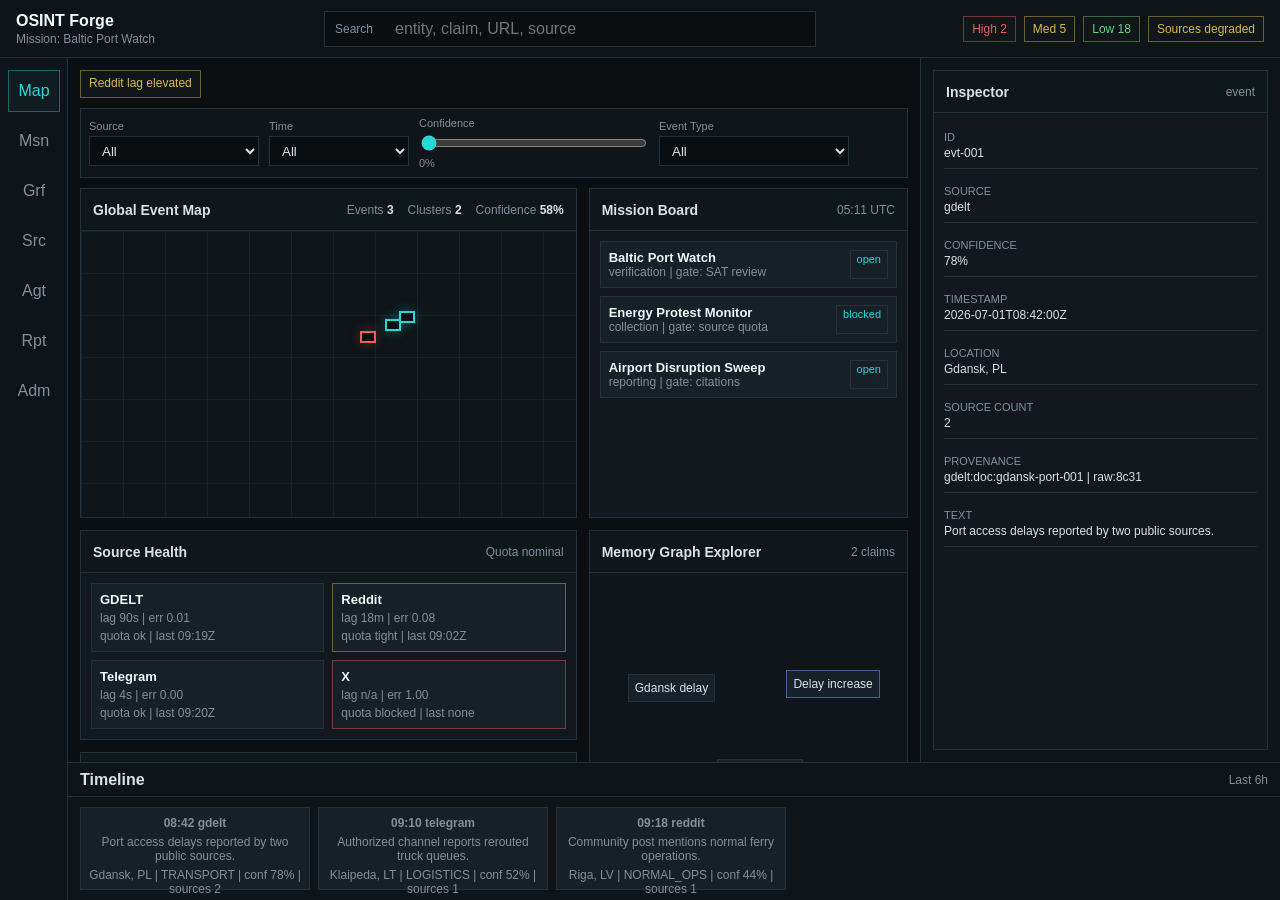
<file: osint_forge/dashboard/index.html>
<!doctype html>
<html lang="en">
  <head>
    <meta charset="utf-8" />
    <meta name="viewport" content="width=device-width, initial-scale=1" />
    <title>OSINT Forge Live Ops</title>
    <link rel="stylesheet" href="styles.css" />
  </head>
  <body>
    <div class="app-shell" data-state="loading">
      <header class="top-bar">
        <div class="brand-block">
          <strong>OSINT Forge</strong>
          <span id="missionLabel">Mission: Baltic Port Watch</span>
        </div>
        <label class="search-box">
          <span>Search</span>
          <input id="globalSearch" type="search" placeholder="entity, claim, URL, source" />
        </label>
        <div class="status-strip">
          <span class="severity high">High 2</span>
          <span class="severity medium">Med 5</span>
          <span class="severity low">Low 18</span>
          <span id="sourceStatus" class="source-status degraded">Sources degraded</span>
        </div>
      </header>

      <nav class="left-rail" aria-label="Primary">
        <button class="rail-item active" data-view="map" title="Map">Map</button>
        <button class="rail-item" data-view="missions" title="Missions">Msn</button>
        <button class="rail-item" data-view="graph" title="Graph">Grf</button>
        <button class="rail-item" data-view="sources" title="Sources">Src</button>
        <button class="rail-item" data-view="agents" title="Agents">Agt</button>
        <button class="rail-item" data-view="reports" title="Reports">Rpt</button>
        <button class="rail-item" data-view="admin" title="Admin">Adm</button>
      </nav>

      <main class="main-canvas">
        <section class="state-row">
          <div id="loadingState" class="state-pill">Loading mission feed</div>
          <div id="emptyState" class="state-pill hidden">No matching events</div>
          <div id="degradedState" class="state-pill warning">Reddit lag elevated</div>
          <div id="errorState" class="state-pill danger hidden">Adapter error</div>
        </section>
        <section class="filter-row" aria-label="Map filters">
          <label>
            Source
            <select id="sourceFilter">
              <option value="">All</option>
            </select>
          </label>
          <label>
            Time
            <select id="timeFilter">
              <option value="">All</option>
              <option value="1">1h</option>
              <option value="6">6h</option>
              <option value="24">24h</option>
            </select>
          </label>
          <label>
            Confidence
            <input id="confidenceFilter" type="range" min="0" max="100" value="0" />
            <span id="confidenceFilterValue">0%</span>
          </label>
          <label>
            Event Type
            <select id="eventTypeFilter">
              <option value="">All</option>
            </select>
          </label>
        </section>

        <section class="workspace-grid">
          <div class="panel map-panel">
            <div class="panel-head">
              <h1>Global Event Map</h1>
              <div class="metric-row">
                <span>Events <b id="eventCount">0</b></span>
                <span>Clusters <b id="clusterCount">0</b></span>
                <span>Confidence <b id="confidenceAvg">0%</b></span>
              </div>
            </div>
            <div id="eventMap" class="event-map" aria-label="Global event map"></div>
          </div>

          <div class="panel mission-panel">
            <div class="panel-head">
              <h2>Mission Board</h2>
              <span class="clock" id="clock">00:00 UTC</span>
            </div>
            <div id="missionBoard" class="mission-board"></div>
          </div>

          <div class="panel sources-panel">
            <div class="panel-head">
              <h2>Source Health</h2>
              <span id="quotaSummary">Quota nominal</span>
            </div>
            <div id="sourceHealth" class="source-health"></div>
          </div>

          <div class="panel graph-panel">
            <div class="panel-head">
              <h2>Memory Graph Explorer</h2>
              <span id="graphSummary">0 claims</span>
            </div>
            <div id="memoryGraph" class="memory-graph"></div>
          </div>

          <div class="panel agent-panel">
            <div class="panel-head">
              <h2>Agent Capital Market</h2>
              <span id="marketSummary">0 bids</span>
            </div>
            <div id="agentMarket" class="agent-market"></div>
          </div>

          <div class="panel contradiction-panel">
            <div class="panel-head">
              <h2>Contradiction Queue</h2>
              <span id="contradictionCount">0 open</span>
            </div>
            <div id="contradictionQueue" class="contradiction-queue"></div>
          </div>

          <div class="panel report-panel">
            <div class="panel-head">
              <h2>Report Builder</h2>
              <button id="draftReport" class="command-button" type="button">Draft</button>
            </div>
            <div id="reportBuilder" class="report-builder"></div>
          </div>
        </section>
      </main>

      <aside class="right-inspector">
        <div class="panel inspector-panel">
          <div class="panel-head">
            <h2>Inspector</h2>
            <span id="selectedType">event</span>
          </div>
          <div id="inspector"></div>
        </div>
      </aside>

      <footer class="bottom-timeline">
        <div class="timeline-head">
          <strong>Timeline</strong>
          <span id="timelineWindow">Last 6h</span>
        </div>
        <div id="timeline" class="timeline"></div>
      </footer>
    </div>
    <script src="app.js"></script>
  </body>
</html>
</file>
<file: osint_forge/dashboard/styles.css>
:root {
  color-scheme: dark;
  --bg: #0b0f12;
  --panel: #12181d;
  --panel-2: #172026;
  --line: #26323a;
  --text: #d9e2e7;
  --muted: #82909a;
  --cyan: #28d8d8;
  --green: #65d47a;
  --amber: #d8b94e;
  --red: #f05c5c;
  --blue: #6aa7ff;
}

* {
  box-sizing: border-box;
}

body {
  margin: 0;
  min-width: 1100px;
  min-height: 100vh;
  overflow: hidden;
  background: var(--bg);
  color: var(--text);
  font-family: Inter, "Segoe UI", Arial, sans-serif;
  letter-spacing: 0;
}

button,
input {
  font: inherit;
}

.app-shell {
  display: grid;
  width: 100vw;
  height: 100vh;
  grid-template-columns: 68px minmax(720px, 1fr) 360px;
  grid-template-rows: 58px minmax(0, 1fr) 138px;
  background: var(--bg);
}

.top-bar {
  grid-column: 1 / 4;
  display: grid;
  grid-template-columns: 290px minmax(320px, 1fr) 430px;
  gap: 18px;
  align-items: center;
  padding: 0 16px;
  border-bottom: 1px solid var(--line);
  background: #0e1418;
}

.brand-block {
  display: grid;
  gap: 2px;
}

.brand-block strong {
  color: #f4fbff;
  font-size: 16px;
}

.brand-block span,
.panel-head span,
.timeline-head span {
  color: var(--muted);
  font-size: 12px;
}

.search-box {
  display: grid;
  grid-template-columns: 58px 1fr;
  align-items: center;
  border: 1px solid var(--line);
  background: #0a0e11;
  height: 36px;
  padding: 0 10px;
}

.search-box span {
  color: var(--muted);
  font-size: 12px;
}

.search-box input {
  min-width: 0;
  border: 0;
  outline: 0;
  background: transparent;
  color: var(--text);
}

.status-strip {
  display: flex;
  justify-content: flex-end;
  align-items: center;
  gap: 8px;
}

.severity,
.source-status,
.state-pill {
  border: 1px solid var(--line);
  padding: 5px 8px;
  font-size: 12px;
  background: #10161a;
}

.severity.high,
.danger {
  border-color: rgba(240, 92, 92, 0.45);
  color: var(--red);
}

.severity.medium,
.warning,
.source-status.degraded {
  border-color: rgba(216, 185, 78, 0.45);
  color: var(--amber);
}

.severity.low,
.source-status.ok {
  border-color: rgba(101, 212, 122, 0.45);
  color: var(--green);
}

.left-rail {
  grid-row: 2 / 4;
  display: flex;
  flex-direction: column;
  gap: 8px;
  padding: 12px 8px;
  border-right: 1px solid var(--line);
  background: #0e1418;
}

.rail-item {
  width: 52px;
  height: 42px;
  border: 1px solid transparent;
  background: transparent;
  color: var(--muted);
  cursor: pointer;
}

.rail-item.active,
.rail-item:hover {
  border-color: rgba(40, 216, 216, 0.4);
  color: var(--cyan);
  background: #111c20;
}

.main-canvas {
  min-width: 0;
  min-height: 0;
  overflow: auto;
  padding: 12px;
}

.state-row {
  display: flex;
  gap: 8px;
  height: 28px;
  margin-bottom: 10px;
}

.filter-row {
  display: grid;
  grid-template-columns: 170px 140px 230px 190px;
  gap: 10px;
  align-items: center;
  margin-bottom: 10px;
  border: 1px solid var(--line);
  background: #0f1519;
  padding: 8px;
}

.filter-row label {
  display: grid;
  gap: 4px;
  color: var(--muted);
  font-size: 11px;
}

.filter-row select,
.filter-row input[type="range"] {
  min-width: 0;
  color: var(--text);
  accent-color: var(--cyan);
}

.filter-row select {
  border: 1px solid var(--line);
  background: #0a0e11;
  height: 30px;
  padding: 0 8px;
}

.hidden {
  display: none !important;
}

.workspace-grid {
  display: grid;
  grid-template-columns: minmax(420px, 1.4fr) minmax(300px, 0.9fr);
  grid-template-rows: 330px 210px 210px 230px;
  gap: 12px;
}

.panel {
  min-width: 0;
  min-height: 0;
  overflow: hidden;
  border: 1px solid var(--line);
  background: var(--panel);
}

.panel-head {
  display: flex;
  align-items: center;
  justify-content: space-between;
  min-height: 42px;
  padding: 9px 12px;
  border-bottom: 1px solid var(--line);
  background: #10171b;
}

h1,
h2 {
  margin: 0;
  font-size: 14px;
  font-weight: 650;
}

.metric-row {
  display: flex;
  gap: 14px;
  color: var(--muted);
  font-size: 12px;
}

.metric-row b {
  color: var(--text);
  font-weight: 650;
}

.map-panel {
  grid-column: 1;
  grid-row: 1;
}

.event-map {
  position: relative;
  height: calc(100% - 42px);
  background:
    linear-gradient(#172128 1px, transparent 1px),
    linear-gradient(90deg, #172128 1px, transparent 1px),
    #0f1519;
  background-size: 42px 42px;
}

.event-dot {
  position: absolute;
  width: 12px;
  height: 12px;
  transform: translate(-50%, -50%);
  border: 2px solid var(--cyan);
  background: #071012;
  box-shadow: 0 0 12px rgba(40, 216, 216, 0.32);
  cursor: pointer;
}

.event-dot.high {
  border-color: var(--red);
  box-shadow: 0 0 12px rgba(240, 92, 92, 0.28);
}

.mission-panel {
  grid-column: 2;
  grid-row: 1;
}

.sources-panel {
  grid-column: 1;
  grid-row: 2;
}

.graph-panel {
  grid-column: 2;
  grid-row: 2 / 4;
}

.agent-panel {
  grid-column: 1;
  grid-row: 3;
}

.contradiction-panel {
  grid-column: 1;
  grid-row: 4;
}

.report-panel {
  grid-column: 2;
  grid-row: 4;
}

.mission-board,
.source-health,
.agent-market,
.contradiction-queue,
.report-builder,
#inspector {
  display: grid;
  gap: 8px;
  padding: 10px;
}

.row-card,
.claim-card,
.health-row,
.agent-row,
.timeline-event {
  border: 1px solid var(--line);
  background: var(--panel-2);
  padding: 8px;
}

.row-card {
  display: grid;
  grid-template-columns: 1fr auto;
  gap: 8px;
}

.row-title {
  color: #f0f6f8;
  font-size: 13px;
  font-weight: 650;
}

.row-meta,
.evidence-line,
.health-meta,
.agent-meta,
.timeline-event {
  color: var(--muted);
  font-size: 12px;
}

.tag {
  display: inline-block;
  border: 1px solid var(--line);
  padding: 2px 6px;
  color: var(--cyan);
  font-size: 11px;
}

.source-health {
  grid-template-columns: repeat(2, minmax(0, 1fr));
}

.health-row {
  display: grid;
  gap: 4px;
}

.health-row.degraded {
  border-color: rgba(216, 185, 78, 0.45);
}

.health-row.error {
  border-color: rgba(240, 92, 92, 0.45);
}

.memory-graph {
  position: relative;
  height: calc(100% - 42px);
  background: #0f1519;
}

.graph-node {
  position: absolute;
  min-width: 86px;
  max-width: 130px;
  border: 1px solid var(--line);
  background: #162129;
  padding: 6px;
  color: var(--text);
  font-size: 12px;
  cursor: pointer;
}

.graph-node.claim {
  border-color: rgba(106, 167, 255, 0.5);
}

.graph-node.contradiction {
  border-color: rgba(240, 92, 92, 0.55);
}

.agent-row {
  display: grid;
  grid-template-columns: 1fr auto auto;
  gap: 8px;
  align-items: center;
  width: 100%;
  text-align: left;
  color: inherit;
  cursor: pointer;
}

.claim-card {
  display: grid;
  gap: 6px;
}

.clickable {
  cursor: pointer;
}

.command-button {
  border: 1px solid rgba(40, 216, 216, 0.45);
  background: #0e1d20;
  color: var(--cyan);
  height: 28px;
  padding: 0 10px;
  cursor: pointer;
}

.inline-link {
  border: 0;
  background: transparent;
  color: var(--cyan);
  padding: 0 2px;
  cursor: pointer;
  text-decoration: underline;
  text-underline-offset: 2px;
}

.right-inspector {
  min-width: 0;
  min-height: 0;
  border-left: 1px solid var(--line);
  background: #0e1418;
  padding: 12px;
  overflow: auto;
}

.inspector-panel {
  height: 100%;
}

.field {
  display: grid;
  gap: 3px;
  border-bottom: 1px solid var(--line);
  padding: 8px 0;
}

.field label {
  color: var(--muted);
  font-size: 11px;
  text-transform: uppercase;
}

.field span,
.field code {
  color: var(--text);
  font-size: 12px;
  overflow-wrap: anywhere;
}

.bottom-timeline {
  grid-column: 2 / 4;
  display: grid;
  grid-template-rows: 34px 1fr;
  border-top: 1px solid var(--line);
  background: #0e1418;
  min-width: 0;
}

.timeline-head {
  display: flex;
  justify-content: space-between;
  align-items: center;
  padding: 0 12px;
  border-bottom: 1px solid var(--line);
}

.timeline {
  display: grid;
  grid-auto-flow: column;
  grid-auto-columns: 230px;
  gap: 8px;
  overflow-x: auto;
  padding: 10px 12px;
}

.timeline-event {
  display: grid;
  grid-template-rows: auto 1fr auto;
  gap: 5px;
  min-height: 78px;
}

@media (max-width: 900px) {
  body {
    min-width: 0;
    overflow: auto;
  }

  .app-shell {
    width: 100%;
    height: auto;
    min-height: 100vh;
    grid-template-columns: 54px 1fr;
    grid-template-rows: auto auto auto auto;
  }

  .top-bar {
    grid-column: 1 / 3;
    grid-template-columns: 1fr;
    min-height: 150px;
  }

  .left-rail {
    grid-row: 2 / 5;
  }

  .main-canvas {
    grid-column: 2;
  }

  .workspace-grid {
    grid-template-columns: 1fr;
    grid-template-rows: repeat(7, minmax(220px, auto));
  }

  .filter-row {
    grid-template-columns: 1fr;
  }

  .map-panel,
  .mission-panel,
  .sources-panel,
  .graph-panel,
  .agent-panel,
  .contradiction-panel,
  .report-panel {
    grid-column: 1;
    grid-row: auto;
  }

  .right-inspector,
  .bottom-timeline {
    grid-column: 2;
  }
}
</file>
